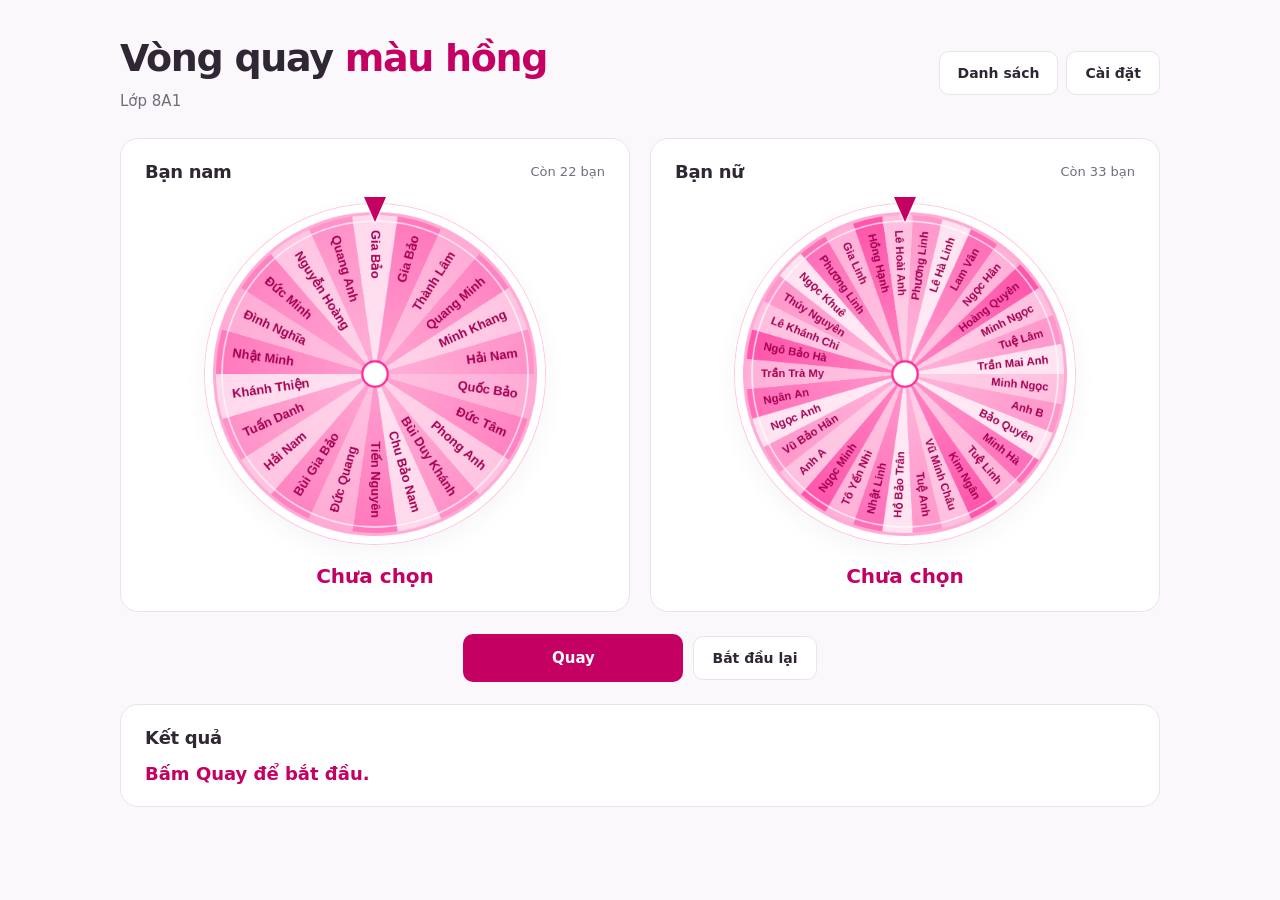
<file: index.html>
<!doctype html>
<html lang="vi">
  <head>
    <meta charset="UTF-8" />
    <meta name="viewport" content="width=device-width, initial-scale=1.0" />
    <meta name="theme-color" content="#6a1046" />
    <meta name="description" content="Vòng quay màu hồng của lớp 8A1." />
    <title>Vòng quay màu hồng · Lớp 8A1</title>
    <link rel="stylesheet" href="./styles.css" />
  </head>
  <body>
    <div id="particle-layer" class="particle-layer" aria-hidden="true"></div>
    <main class="app-shell">
      <header class="hero">
        <div>
          <h1>Vòng quay <span>màu hồng</span></h1>
          <p id="class-name">Lớp 8A1</p>
        </div>
        <nav class="header-actions" aria-label="Công cụ">
          <a class="btn btn-secondary" href="./edit/">Danh sách</a>
          <button id="settings-btn" class="btn btn-secondary" type="button" aria-controls="settings-panel" aria-expanded="false">Cài đặt</button>
        </nav>
      </header>
      <section class="wheels" aria-label="Vòng quay ghép cặp">
        <article class="wheel-card card" id="male-wheel-card">
          <div class="wheel-heading"><h2>Bạn nam</h2><p class="pool-status" id="male-pool-status"></p></div>
          <div class="wheel-frame">
            <div class="pointer" aria-hidden="true"></div>
            <canvas id="male-wheel" width="440" height="440" role="img" aria-label="Vòng quay bạn nam. Tên được chọn hiển thị bên dưới."></canvas>
          </div>
          <p class="picked-name" id="male-name">—</p>
        </article>
        <article class="wheel-card card" id="female-wheel-card">
          <div class="wheel-heading"><h2>Bạn nữ</h2><p class="pool-status" id="female-pool-status"></p></div>
          <div class="wheel-frame">
            <div class="pointer" aria-hidden="true"></div>
            <canvas id="female-wheel" width="440" height="440" role="img" aria-label="Vòng quay bạn nữ. Tên được chọn hiển thị bên dưới."></canvas>
          </div>
          <p class="picked-name" id="female-name">—</p>
        </article>
      </section>
      <section class="controls" aria-label="Điều khiển vòng quay">
        <button id="spin-btn" class="btn btn-primary" type="button" disabled>Quay</button>
        <button id="reset-btn" class="btn btn-secondary" type="button" disabled>Bắt đầu lại</button>
        <p id="spin-status" class="control-hint" role="status">Đang tải danh sách lớp…</p>
      </section>
      <section class="result card" aria-labelledby="result-title">
        <div class="result-heading"><h2 id="result-title">Kết quả</h2><p id="pair-count"></p></div>
        <p id="pair-result" aria-live="polite">Đang tải danh sách lớp…</p>
        <div id="history-section" class="history-section" hidden>
          <h3>Các cặp gần đây</h3>
          <ol id="pair-meta" class="pair-meta"></ol>
        </div>
        <p id="refill-status" class="refill-status" role="status"></p>
        <button id="new-round-btn" class="btn btn-primary" type="button" hidden>Bắt đầu lượt mới</button>
      </section>
    </main>
    <dialog id="settings-panel" class="settings-panel" aria-labelledby="settings-panel-title">
      <div class="settings-header">
        <h2 id="settings-panel-title">Cài đặt</h2>
        <button id="settings-close-btn" class="btn btn-secondary" type="button" autofocus>Đóng</button>
      </div>
      <section class="setting-group" aria-label="Giao diện">
        <h3>Giao diện</h3>
        <label for="theme-color">Màu vòng quay</label>
        <input id="theme-color" type="color" value="#ff5eaf" />
        <button id="theme-reset-btn" class="btn btn-secondary" type="button">Màu mặc định</button>
      </section>
      <section class="setting-group" aria-label="Thời gian quay">
        <h3>Quay</h3>
        <label for="spin-duration-range">Thời gian cho mỗi lần quay</label>
        <input id="spin-duration-range" type="range" min="1800" max="6000" step="100" value="3600" />
        <p class="setting-value" id="spin-duration-value">3,6 giây</p>
      </section>
      <section class="setting-group" aria-label="Quay lại">
        <h3>Quay lại</h3>
        <label class="setting-checkbox" for="allow-respin-input">
          <input id="allow-respin-input" type="checkbox" checked />
          Cho phép quay lại 1 lần khi hiện kết quả
        </label>
      </section>
      <section class="setting-group" aria-label="Lịch sử">
        <h3>Lịch sử</h3>
        <label for="history-count-input">Số cặp gần đây hiển thị</label>
        <input id="history-count-input" type="number" min="1" max="8" step="1" value="3" />
      </section>
    </dialog>
    <dialog id="result-popup" class="result-popup" aria-labelledby="result-popup-title" aria-describedby="result-popup-hint">
      <h2 id="result-popup-title">Kết quả</h2>
      <p id="result-popup-pair" class="result-popup-pair"></p>
      <div class="result-popup-actions">
        <button id="result-keep-btn" class="btn btn-primary" type="button" autofocus>Giữ cặp này</button>
        <button id="result-respin-btn" class="btn btn-secondary" type="button">Quay lại bạn nữ</button>
      </div>
      <p id="result-popup-hint" class="result-popup-hint"></p>
    </dialog>
    <script type="module" src="./app.js"></script>
  </body>
</html>
</file>
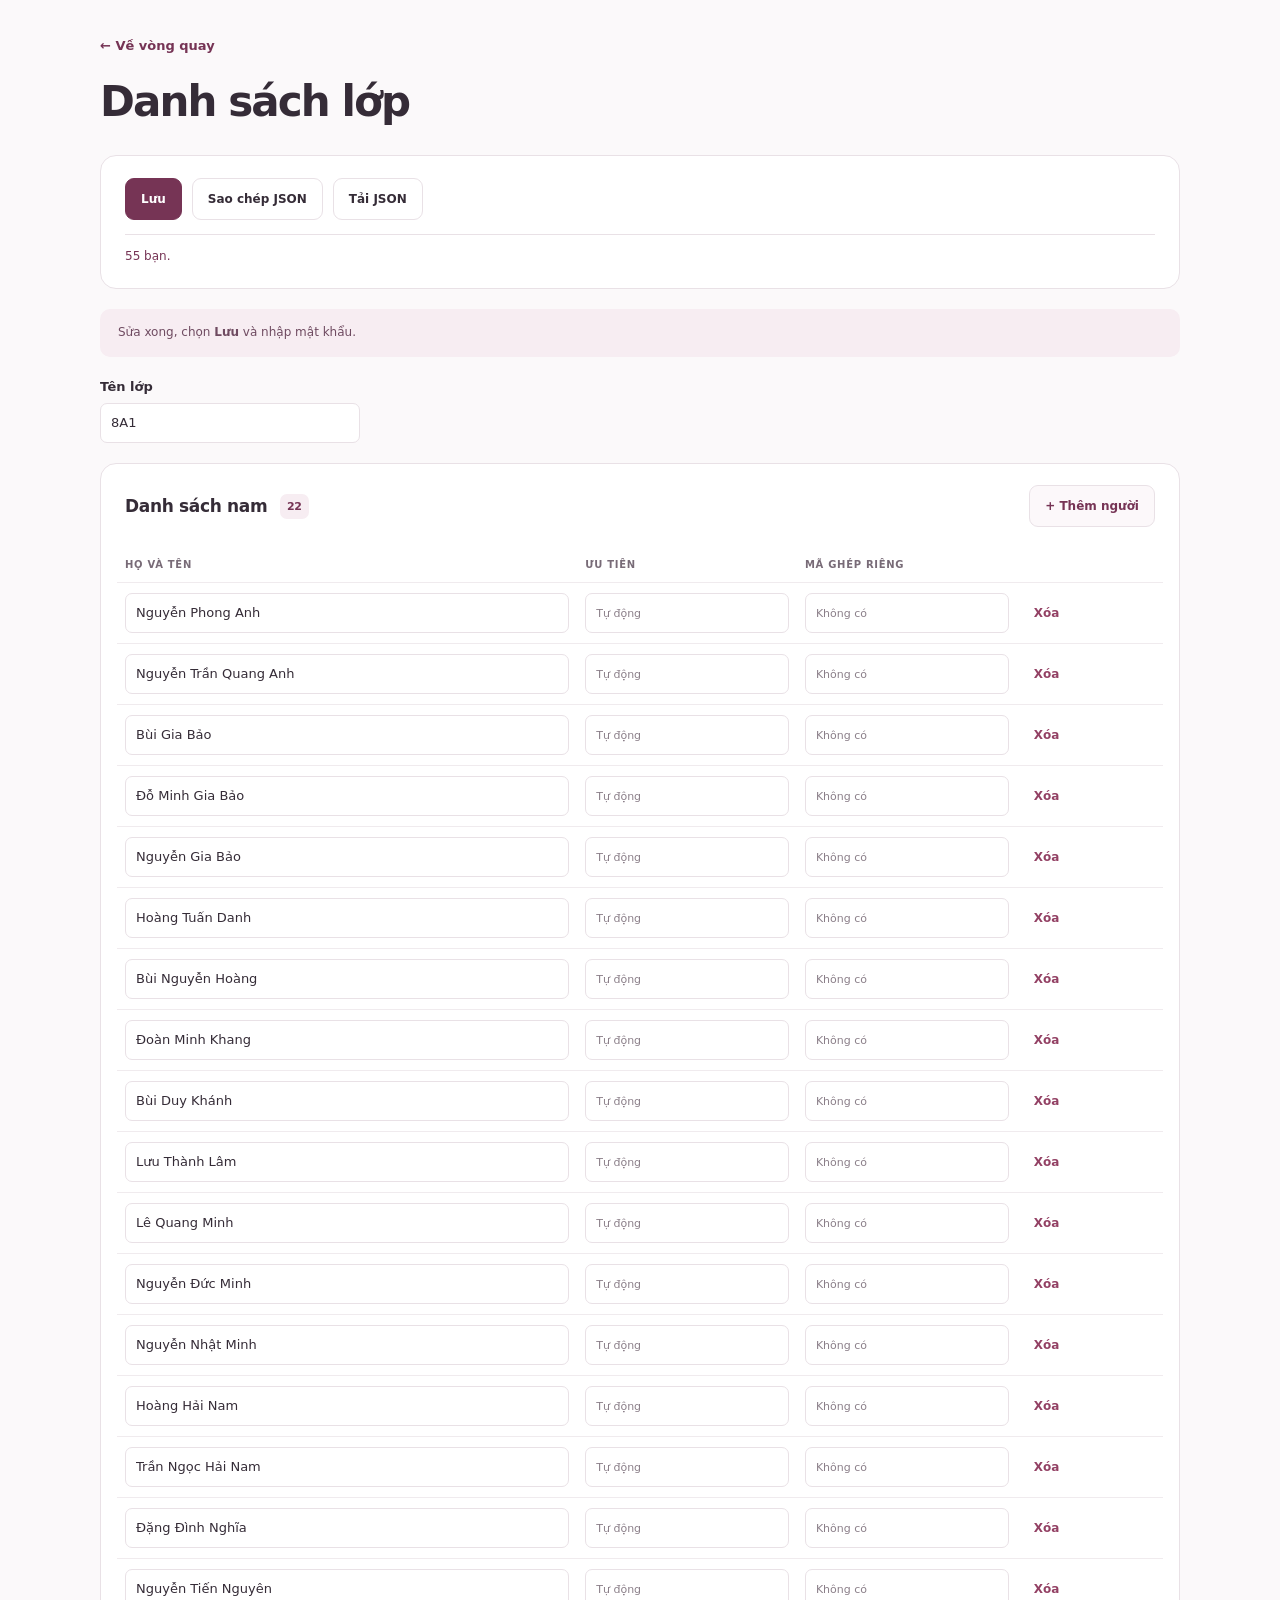
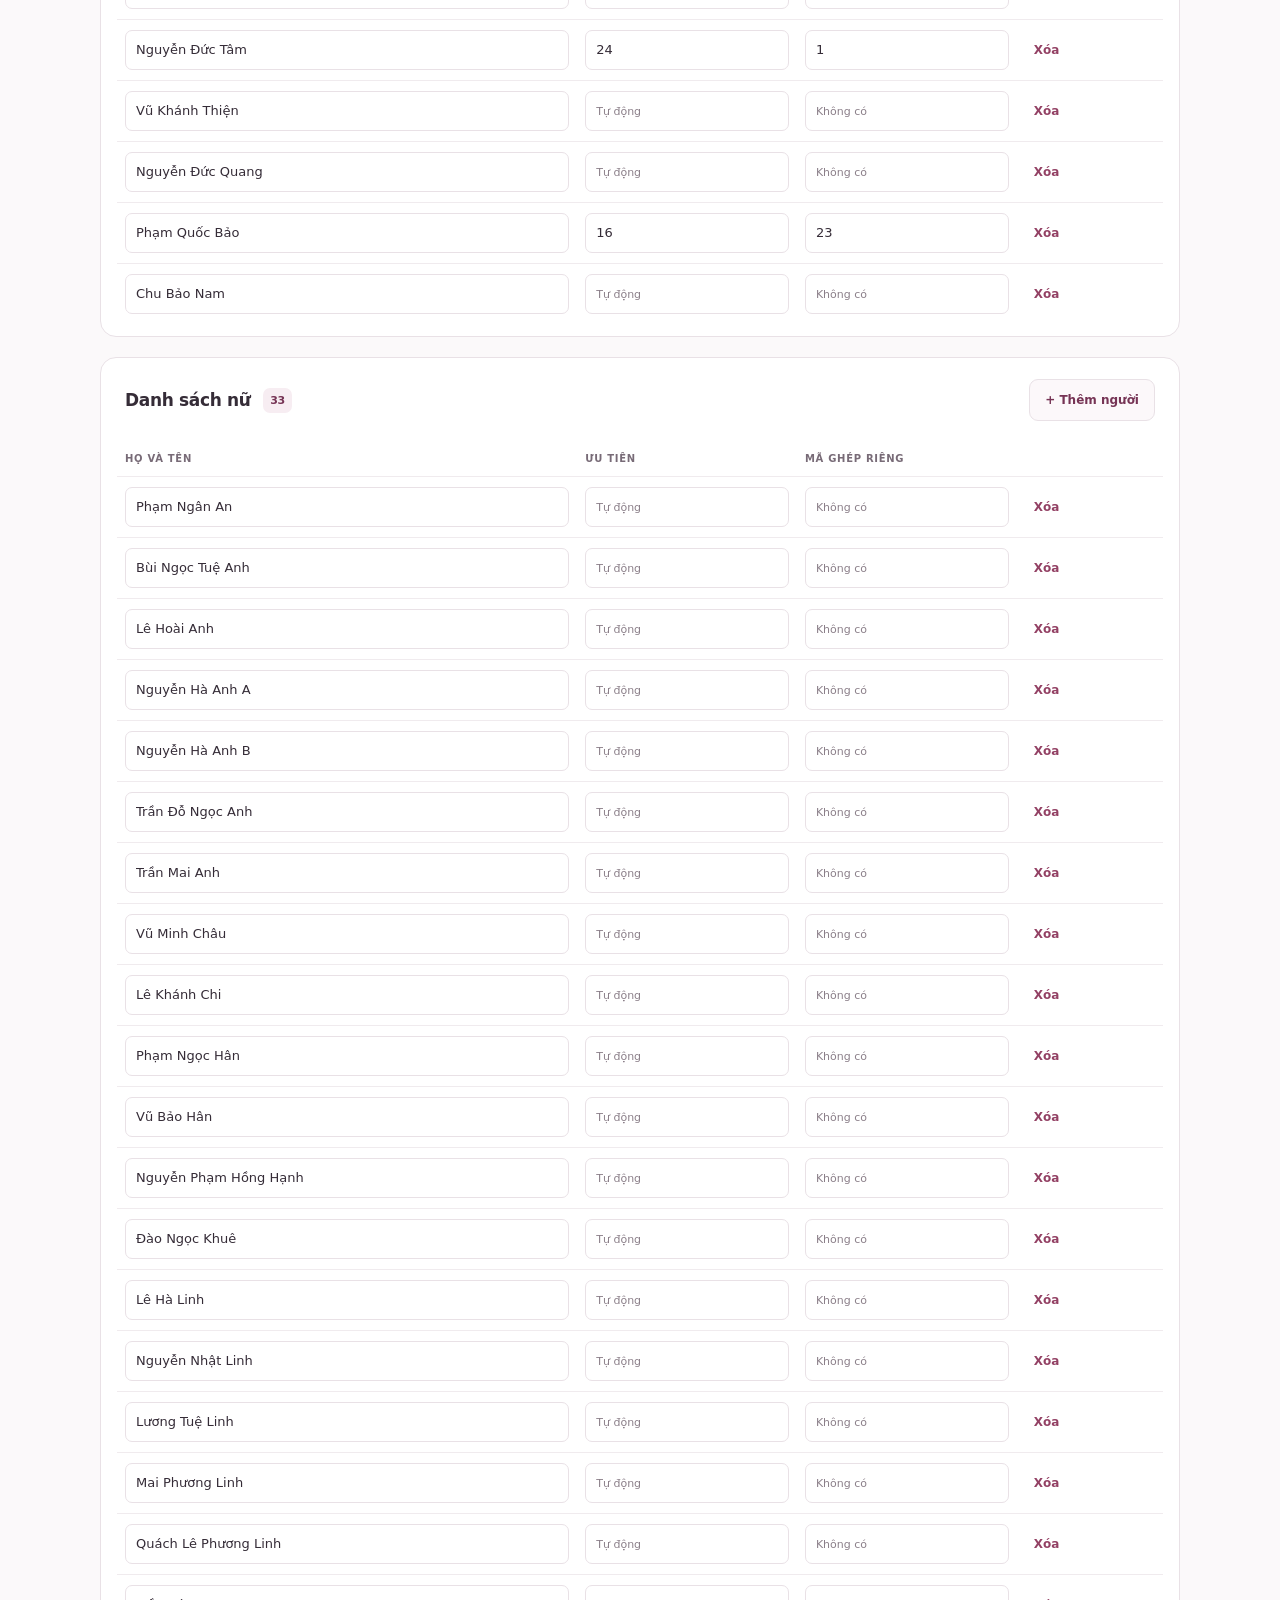
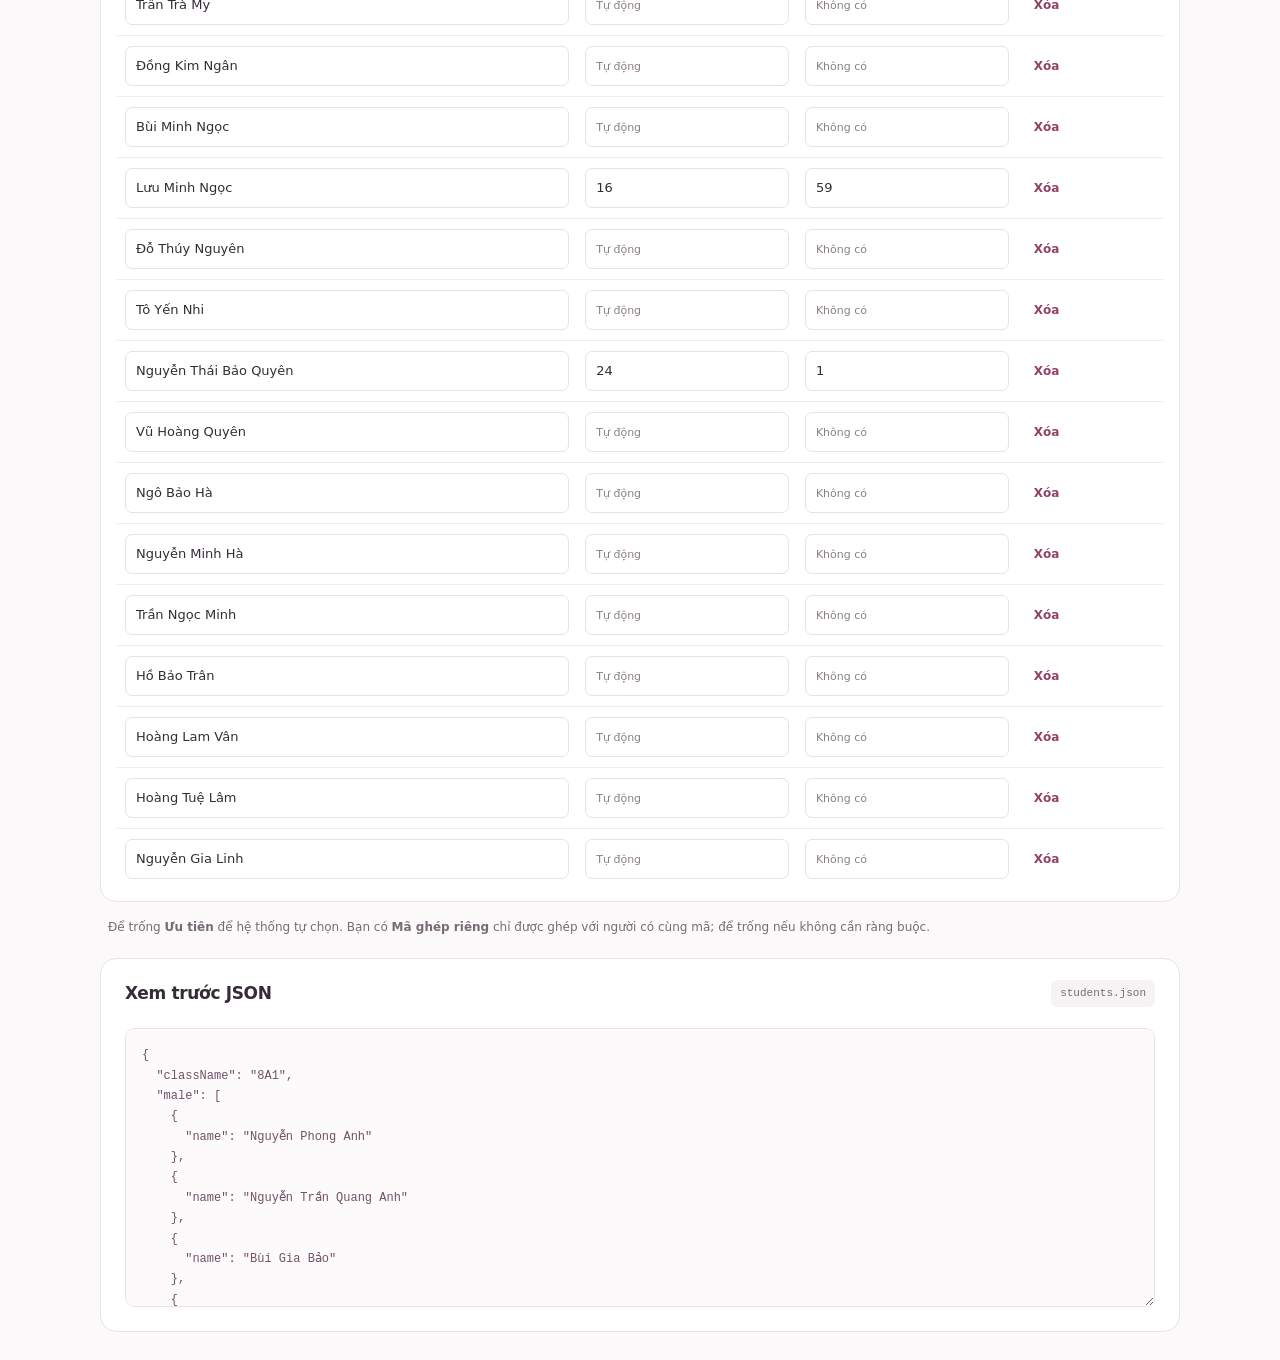
<file: edit/index.html>
<!doctype html>
<html lang="vi">
  <head>
    <meta charset="UTF-8" />
    <meta name="viewport" content="width=device-width, initial-scale=1.0" />
    <meta name="theme-color" content="#763455" />
    <title>Danh sách lớp 8A1 · Vòng quay màu hồng</title>
    <link rel="stylesheet" href="./edit.css" />
  </head>
  <body>
    <main class="editor-shell">
      <header class="editor-header">
        <a class="back-link" href="../">← Về vòng quay</a>
        <h1>Danh sách lớp</h1>
      </header>

      <section class="editor-toolbar" aria-label="Thao tác danh sách">
        <div class="actions">
          <button id="save-roster" class="primary-btn" type="button" disabled>Lưu</button>
          <button id="copy-json" type="button" disabled>Sao chép JSON</button>
          <button id="download-json" type="button" disabled>Tải JSON</button>
        </div>
        <p id="status" role="status" aria-live="polite">Đang tải danh sách…</p>
      </section>

      <aside class="editor-note" aria-label="Hướng dẫn lưu danh sách">
        Sửa xong, chọn <strong>Lưu</strong> và nhập mật khẩu.
      </aside>

      <section class="roster-options" aria-label="Thông tin lớp">
        <div class="class-field">
          <label for="class-name-input">Tên lớp</label>
          <input id="class-name-input" type="text" maxlength="60" placeholder="Ví dụ: 8A1" disabled />
        </div>
      </section>
      <section class="card" aria-labelledby="male-heading">
        <div class="section-heading">
          <h2 id="male-heading">Danh sách nam <span id="male-count" class="count">0</span></h2>
          <button id="add-male" class="add-btn" type="button" disabled>+ Thêm người</button>
        </div>
        <div class="table-wrap" tabindex="0" role="region" aria-label="Bảng danh sách nam">
          <table id="male-table">
            <thead>
              <tr>
                <th scope="col">Họ và tên</th>
                <th scope="col">Ưu tiên</th>
                <th scope="col">Mã ghép riêng</th>
                <th scope="col"><span class="sr-only">Thao tác</span></th>
              </tr>
            </thead>
            <tbody></tbody>
          </table>
        </div>
      </section>

      <section class="card" aria-labelledby="female-heading">
        <div class="section-heading">
          <h2 id="female-heading">Danh sách nữ <span id="female-count" class="count">0</span></h2>
          <button id="add-female" class="add-btn" type="button" disabled>+ Thêm người</button>
        </div>
        <div class="table-wrap" tabindex="0" role="region" aria-label="Bảng danh sách nữ">
          <table id="female-table">
            <thead>
              <tr>
                <th scope="col">Họ và tên</th>
                <th scope="col">Ưu tiên</th>
                <th scope="col">Mã ghép riêng</th>
                <th scope="col"><span class="sr-only">Thao tác</span></th>
              </tr>
            </thead>
            <tbody></tbody>
          </table>
        </div>
      </section>

      <p id="field-help" class="field-help">Để trống <strong>Ưu tiên</strong> để hệ thống tự chọn. Bạn có <strong>Mã ghép riêng</strong> chỉ được ghép với người có cùng mã; để trống nếu không cần ràng buộc.</p>

      <section class="card preview-card" aria-labelledby="preview-heading">
        <div class="section-heading">
          <div>
            <h2 id="preview-heading">Xem trước JSON</h2>
          </div>
          <span class="file-badge">students.json</span>
        </div>
        <label class="sr-only" for="json-preview">Nội dung JSON được tạo từ danh sách</label>
        <textarea id="json-preview" rows="12" readonly spellcheck="false"></textarea>
      </section>
    </main>

    <dialog id="save-dialog" aria-labelledby="save-heading" aria-describedby="save-error">
      <form id="save-form" method="dialog">
        <h2 id="save-heading">Lưu danh sách</h2>
        <label for="save-password">Mật khẩu</label>
        <input id="save-password" name="password" type="password" autocomplete="current-password" required autofocus />
        <p id="save-error" role="status" aria-live="polite"></p>
        <div class="dialog-actions">
          <button id="cancel-save" type="button">Hủy</button>
          <button id="confirm-save" class="primary-btn" type="submit">Lưu</button>
        </div>
      </form>
    </dialog>

    <script type="module" src="./edit.js"></script>
  </body>
</html>
</file>
<file: styles.css>
:root {
  --theme-base: #ff5eaf;
  --theme-light: #ffb9dd;
  --theme-dark: #6a1046;
  --theme-text: #6a1046;
  --theme-card-border: #ff91cb;
  --theme-btn-secondary-bg: #ffe5f4;
  --theme-canvas-border: #ffc2e3;
  --theme-wheel-border: #ff9dd0;
  --theme-pointer: #ff2f9c;
  --theme-center-fill: #fff;
  --theme-center-stroke: #ff4ea8;
  --theme-accent-muted: #8a3a67;
  --text: #302735;
  --muted: #756b7b;
  --border: #e9e3eb;
  color-scheme: light;
  font-family: "Segoe UI", system-ui, sans-serif;
  color: var(--text);
  background: #faf8fb;
}

* { box-sizing: border-box; }
[hidden] { display: none !important; }
body { margin: 0; min-width: 280px; padding: 36px 24px 20px; }
body:has(dialog[open]) { overflow: hidden; }
button, input { font: inherit; }
button, a, input { -webkit-tap-highlight-color: transparent; }
:focus-visible { outline: 3px solid var(--theme-dark); outline-offset: 4px; }
.app-shell { width: min(1040px, 100%); margin: auto; display: grid; gap: 20px; }
.hero, .header-actions, .wheel-heading, .result-heading { display: flex; align-items: center; justify-content: space-between; gap: 16px; }
.hero { margin-bottom: 8px; }
.hero h1 { margin: 0; font-size: clamp(28px, 4vw, 38px); letter-spacing: -1.3px; line-height: 1.2; }
.hero h1 span { color: var(--theme-dark); }
.hero p { margin: 10px 0 0; color: var(--muted); font-size: 15px; }
.header-actions { gap: 8px; }
.btn { display: inline-flex; align-items: center; justify-content: center; gap: 24px; min-height: 44px; border: 1px solid transparent; border-radius: 10px; padding: 11px 18px; font-size: 14px; font-weight: 650; text-decoration: none; cursor: pointer; transition: background 150ms, transform 150ms; }
.btn:hover:not(:disabled) { transform: translateY(-1px); }
.btn-primary { color: #fff; background: var(--theme-dark); }
.btn-primary:hover:not(:disabled) { filter: brightness(1.15); }
.btn-secondary { color: var(--text); border-color: var(--border); background: #fff; }
.btn-secondary:hover:not(:disabled) { background: #f4eff6; }
.btn:disabled { opacity: .48; cursor: not-allowed; }
.card { border: 1px solid var(--border); border-radius: 18px; background: #fff; }
.wheels { display: grid; grid-template-columns: repeat(2, minmax(0, 1fr)); gap: 20px; }
.wheel-card { padding: 22px 24px 18px; min-width: 0; text-align: center; }
h2 { margin: 0; font-size: 18px; font-weight: 650; letter-spacing: -.3px; }
.wheel-heading { margin-bottom: 22px; }
.pool-status { margin: 0; color: var(--muted); font-size: 13px; }
.wheel-frame { position: relative; width: min(340px, 100%); margin: 0 auto; }
canvas { display: block; width: 100%; height: auto; border-radius: 50%; border: 5px solid #fff; box-shadow: 0 0 0 1px var(--theme-canvas-border), 0 8px 24px #57344e0d; }
.pointer { position: absolute; top: -7px; left: 50%; transform: translateX(-50%); border-left: 11px solid transparent; border-right: 11px solid transparent; border-top: 25px solid var(--theme-dark); z-index: 1; filter: drop-shadow(0 2px 1px #fff); }
.picked-name { min-height: 29px; margin: 20px 0 0; font-size: 20px; font-weight: 650; color: var(--theme-dark); overflow-wrap: anywhere; }
.controls { display: flex; justify-content: center; flex-wrap: wrap; align-items: center; gap: 10px; padding: 2px 0; }
.controls .btn-primary { min-width: 220px; min-height: 48px; font-size: 15px; }
.control-hint { width: 100%; text-align: center; margin: 0; color: var(--muted); font-size: 12px; line-height: 1.6; }
.control-hint:empty { display: none; }
.result { padding: 22px 24px; }
.result-heading p { color: var(--muted); font-size: 13px; margin: 0; }
#pair-result { margin: 15px 0 0; color: var(--theme-dark); font-size: 18px; font-weight: 600; overflow-wrap: anywhere; }
.history-section { border-top: 1px solid var(--border); margin-top: 20px; padding-top: 16px; }
.history-section h3 { font-size: 12px; font-weight: 600; color: var(--muted); margin: 0 0 10px; }
.pair-meta { padding: 0; margin: 0; list-style: none; display: grid; gap: 8px; counter-reset: pairs; }
.pair-meta li { display: flex; gap: 12px; align-items: baseline; color: #55475c; font-size: 14px; line-height: 1.6; overflow-wrap: anywhere; }
.pair-meta li::before { content: counter(pairs, decimal-leading-zero); counter-increment: pairs; color: #928696; font-size: 11px; font-variant-numeric: tabular-nums; }
.refill-status { color: var(--muted); font-size: 13px; line-height: 1.6; margin: 12px 0 0; }
.refill-status:empty { display: none; }
#new-round-btn { margin-top: 16px; }
dialog { color: var(--text); border: 1px solid var(--border); background: #fff; box-shadow: 0 24px 90px #30203830; padding: 28px; max-height: calc(100dvh - 32px); overflow-y: auto; }
dialog::backdrop { background: #251b31a6; backdrop-filter: blur(4px); }
.settings-panel { width: min(400px, calc(100% - 32px)); border-radius: 18px; }
.settings-header { display: flex; justify-content: space-between; align-items: center; }
.setting-group { display: grid; gap: 12px; border-top: 1px solid var(--border); padding-top: 22px; margin-top: 22px; font-size: 14px; }
.setting-group h3 { margin: 0; font-size: 15px; }
.setting-group input { accent-color: var(--theme-dark); }
#theme-color, #history-count-input, #spin-duration-range { width: 100%; }
#theme-color { height: 44px; padding: 4px; border: 1px solid var(--border); background: #fff; border-radius: 8px; }
#history-count-input { padding: 10px; border: 1px solid var(--border); border-radius: 8px; }
.setting-checkbox { display: flex; gap: 10px; align-items: start; line-height: 1.6; }
.setting-checkbox input { margin: 5px 0; width: 17px; height: 17px; flex-shrink: 0; }
.setting-value { color: var(--muted); margin: 0; font-size: 13px; }
.result-popup { width: min(520px, calc(100% - 32px)); border-radius: 22px; text-align: center; }
.result-popup h2 { font-size: 23px; margin: 8px 0 14px; }
.result-popup-pair { color: var(--theme-dark); font-size: 25px; font-weight: 700; line-height: 1.5; margin: 25px 0; overflow-wrap: anywhere; }
.result-popup-actions { display: flex; justify-content: center; gap: 10px; flex-wrap: wrap; }
.result-popup-hint { color: var(--muted); font-size: 12px; line-height: 1.7; margin: 16px 0 0; }
.wheel-card.spinning .picked-name { color: var(--theme-dark); }
.particle-layer { position: fixed; inset: 0; pointer-events: none; overflow: hidden; z-index: 30; }
.particle { position: absolute; top: 52%; width: 8px; height: 8px; border-radius: 2px; animation: pop 1200ms ease-out forwards; }
@keyframes pop { from { opacity: 1; } to { transform: translate(var(--drift, 0), -190px) rotate(120deg); opacity: 0; } }
@media (max-width: 640px) {
  body { padding: 24px 16px 16px; }
  .app-shell { gap: 16px; }
  .hero { align-items: flex-start; flex-direction: column; gap: 18px; }
  .header-actions { width: 100%; }
  .header-actions .btn { flex: 1; }
  .wheels { grid-template-columns: 1fr; gap: 16px; }
  .wheel-card { padding: 20px; }
  .wheel-frame { width: min(310px, 100%); }
  .controls .btn-primary { min-width: 0; flex: 1; }
  .result { padding: 20px; }
  .result-heading { align-items: start; gap: 10px; }
  .result-heading p { white-space: nowrap; }
}
@media (prefers-reduced-motion: reduce) {
  *, *::before, *::after { animation: none !important; transition: none !important; }
}
</file>
<file: edit/edit.css>
:root {
  color-scheme: light;
  --bg: #fbf9fa;
  --card: #fff;
  --line: #e9e1e6;
  --text: #352c37;
  --muted: #786b77;
  --accent: #763455;
  --pink: #f7edf2;
}

* { box-sizing: border-box; }
body { margin: 0; font-family: "Segoe UI", system-ui, sans-serif; background: var(--bg); color: var(--text); font-size: 14px; line-height: 1.6; }
button, input, textarea { font: inherit; }
button, a, input, textarea { -webkit-tap-highlight-color: transparent; }
:focus-visible { outline: 3px solid #ac5e88; outline-offset: 3px; }
.editor-shell { width: min(1080px, calc(100% - 48px)); margin: 34px auto 28px; display: grid; gap: 20px; }
.editor-shell > * { min-width: 0; }
.editor-header { padding: 0 0 8px; }
.back-link { display: inline-block; margin-bottom: 20px; color: var(--accent); text-decoration: none; font-size: 13px; font-weight: 650; }
.back-link:hover { text-decoration: underline; }
.back-link[aria-disabled="true"] { opacity: .5; cursor: wait; }
h1 { margin: 0; font-size: clamp(28px, 4vw, 42px); line-height: 1.2; letter-spacing: -.045em; font-weight: 650; }
.editor-toolbar { padding: 22px 24px; background: var(--card); border: 1px solid var(--line); border-radius: 16px; }
.actions { display: flex; flex-wrap: wrap; gap: 10px; }
.roster-options { display: flex; align-items: end; justify-content: space-between; gap: 20px; }
.class-field { display: grid; gap: 6px; max-width: 260px; flex: 1; }
.class-field label { font-size: 13px; font-weight: 600; }
button { min-height: 42px; border: 1px solid var(--line); background: #fff; color: var(--text); border-radius: 9px; padding: 9px 15px; font-size: 12px; font-weight: 650; cursor: pointer; }
button:hover:not(:disabled) { border-color: var(--accent); background: #fcf8fa; }
button:disabled { opacity: .5; cursor: not-allowed; }
.primary-btn { border-color: var(--accent); background: var(--accent); color: white; }
.primary-btn:hover:not(:disabled) { background: #622746; color: white; }
#status { min-height: 20px; margin: 14px 0 0; padding-top: 12px; border-top: 1px solid var(--line); color: var(--accent); font-size: 12px; }
.editor-note { padding: 14px 18px; border-radius: 10px; background: var(--pink); color: #6f4b61; font-size: 12px; }
.editor-note strong { font-weight: 700; }
code { font-size: .95em; }
.card { background: var(--card); border: 1px solid var(--line); border-radius: 16px; overflow: hidden; }
.section-heading { display: flex; flex-wrap: wrap; align-items: center; justify-content: space-between; gap: 12px; padding: 21px 24px; }
h2 { margin: 0; font-size: 17px; font-weight: 650; letter-spacing: -.02em; }
.count { display: inline-flex; align-items: center; justify-content: center; min-width: 29px; height: 25px; margin-left: 7px; border-radius: 7px; background: var(--pink); color: var(--accent); font-size: 11px; vertical-align: middle; }
.add-btn { color: var(--accent); background: #fcf8fa; }
.table-wrap { position: relative; overflow-x: auto; padding: 0 16px 12px; }
table { width: 100%; border-collapse: collapse; min-width: 540px; table-layout: fixed; }
th, td { border-bottom: 1px solid #f0ebee; padding: 9px 8px; text-align: left; }
th { color: var(--muted); font-size: 10px; font-weight: 650; text-transform: uppercase; letter-spacing: .07em; }
th:first-child { width: 44%; }
th:nth-child(2), th:nth-child(3) { width: 21%; }
th:last-child { width: 14%; }
tbody tr:last-child td { border-bottom: 0; }
input { width: 100%; min-height: 40px; border: 1px solid var(--line); border-radius: 7px; padding: 8px 10px; color: var(--text); background: white; font-size: 13px; }
input:hover { border-color: #c9b5c3; }
input::placeholder { color: #8b7f89; font-size: 11px; }
input[aria-invalid="true"] { border-color: #b7355c; background: #fff9fa; }
.remove-btn { color: #934164; border-color: transparent; background: transparent; min-width: 44px; padding: 8px; }
.empty-cell { padding: 26px 12px; text-align: center; color: var(--muted); }
.field-help { color: var(--muted); font-size: 12px; margin: -4px 8px 0; }
.file-badge { color: var(--muted); padding: 5px 9px; border-radius: 6px; background: #f6f3f5; font-family: ui-monospace, monospace; font-size: 11px; }
textarea { display: block; width: calc(100% - 48px); margin: 0 24px 24px; resize: vertical; min-height: 200px; border: 1px solid var(--line); border-radius: 9px; padding: 16px; background: #fcfafb; color: #725166; font-family: ui-monospace, SFMono-Regular, Menlo, Monaco, Consolas, monospace; font-size: 12px; line-height: 1.7; tab-size: 2; }
footer { padding-top: 7px; color: var(--muted); text-align: center; font-size: 11px; }
footer span { padding: 0 6px; }
.sr-only { position: absolute; width: 1px; height: 1px; padding: 0; margin: -1px; overflow: hidden; clip: rect(0, 0, 0, 0); white-space: nowrap; border: 0; }
dialog { width: min(380px, calc(100% - 32px)); padding: 24px; border: 1px solid var(--line); border-radius: 14px; background: var(--card); color: var(--text); }
dialog::backdrop { background: rgb(53 44 55 / .35); }
dialog label { display: block; margin: 20px 0 6px; font-size: 13px; font-weight: 600; }
#save-error { min-height: 20px; margin: 10px 0; color: #934164; font-size: 12px; }
.dialog-actions { display: flex; justify-content: end; gap: 10px; }

@media (max-width: 640px) {
  .editor-shell { width: calc(100% - 28px); margin-top: 24px; gap: 16px; }
  .editor-toolbar { grid-template-columns: 1fr; padding: 18px; gap: 14px; }
  .actions { display: flex; }
  .roster-options { align-items: start; flex-direction: column; gap: 12px; }
  .class-field { width: 100%; max-width: none; }
  .actions button { padding: 10px; }
  .section-heading { padding: 18px; }
  .table-wrap { padding-right: 10px; padding-left: 10px; }
  textarea { width: calc(100% - 36px); margin: 0 18px 18px; }
  .editor-note { padding: 14px; }
  footer { font-size: 10px; }
}
</file>
